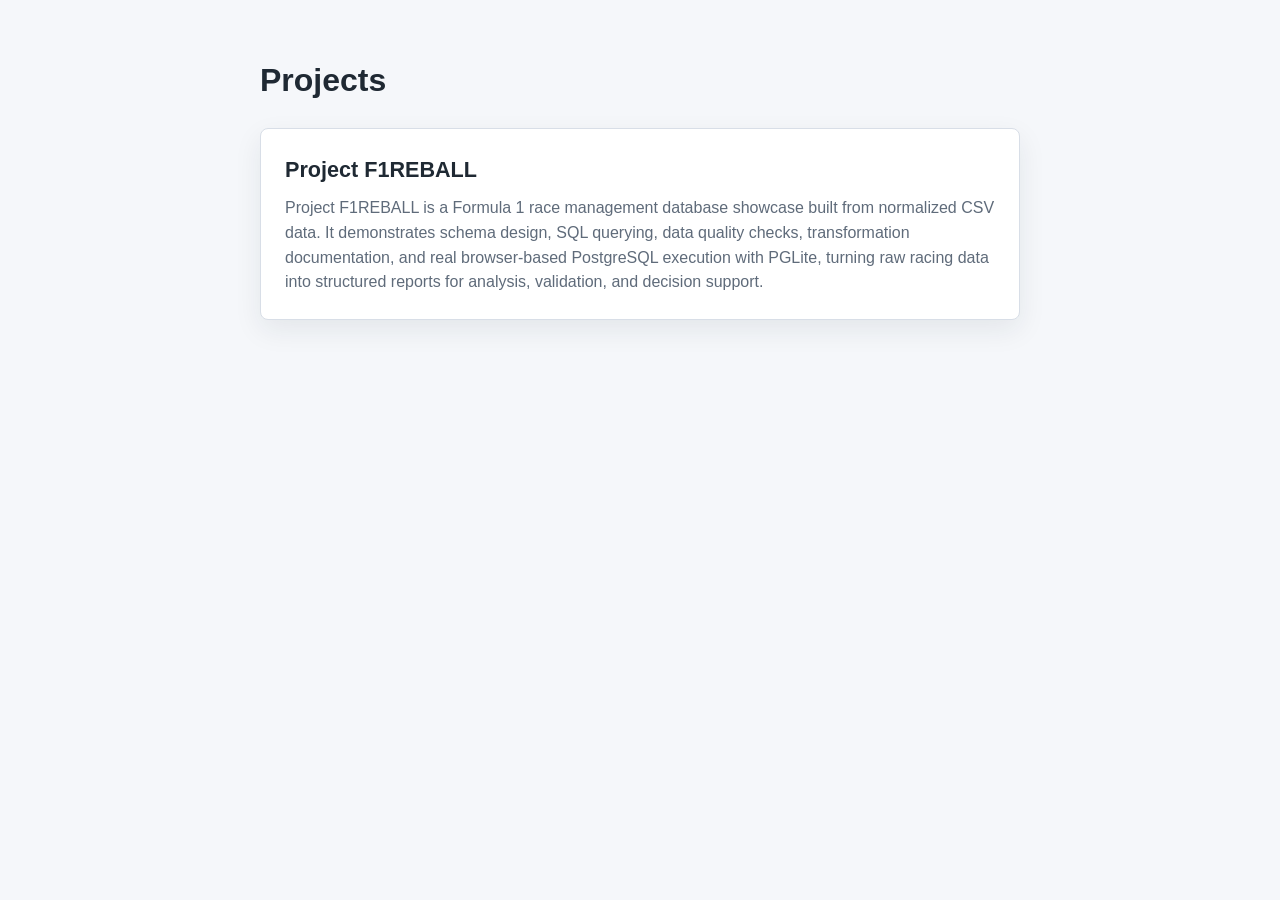
<file: index.html>
<!doctype html>
<html lang="en">
  <head>
    <meta charset="utf-8">
    <meta name="viewport" content="width=device-width, initial-scale=1">
    <title>Tejas Sarvasetty | Projects</title>
    <style>
      body {
        margin: 0;
        background: #f5f7fa;
        color: #1f2933;
        font-family: Arial, Helvetica, sans-serif;
        line-height: 1.55;
      }

      main {
        width: min(760px, calc(100% - 32px));
        margin: 0 auto;
        padding: 56px 0;
      }

      h1 {
        margin: 0 0 22px;
        font-size: 2rem;
      }

      .project-card {
        display: block;
        padding: 24px;
        border: 1px solid #d8dee7;
        border-radius: 8px;
        background: #fff;
        color: inherit;
        text-decoration: none;
        box-shadow: 0 10px 28px rgba(31, 41, 51, 0.08);
      }

      .project-card:hover {
        border-color: #1b5f8c;
      }

      .project-card h2 {
        margin: 0 0 10px;
        font-size: 1.35rem;
      }

      .project-card p {
        margin: 0;
        color: #5f6b7a;
      }
    </style>
  </head>
  <body>
    <main>
      <h1>Projects</h1>

      <a class="project-card" href="projects/f1reball/">
        <h2>Project F1REBALL</h2>
        <p>Project F1REBALL is a Formula 1 race management database showcase built from normalized CSV data. It demonstrates schema design, SQL querying, data quality checks, transformation documentation, and real browser-based PostgreSQL execution with PGLite, turning raw racing data into structured reports for analysis, validation, and decision support.</p>
      </a>
    </main>
  </body>
</html>
</file>
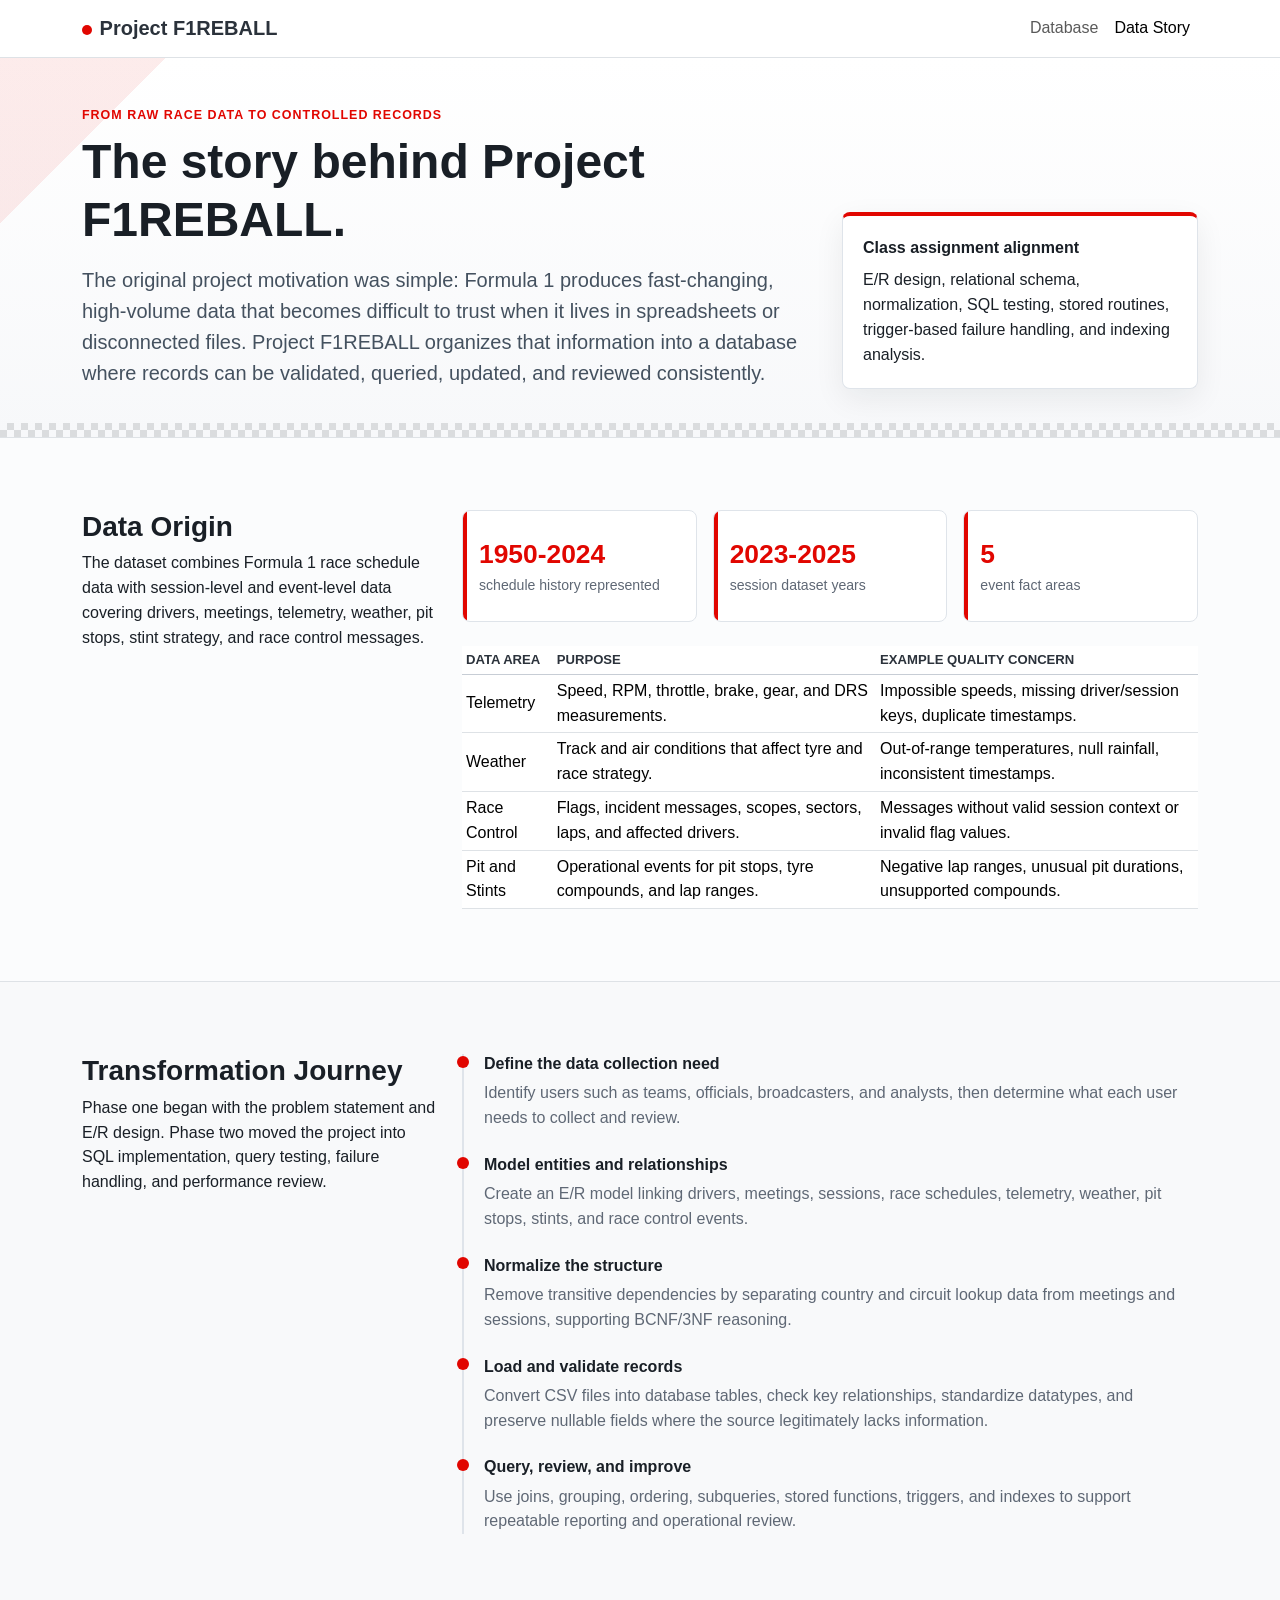
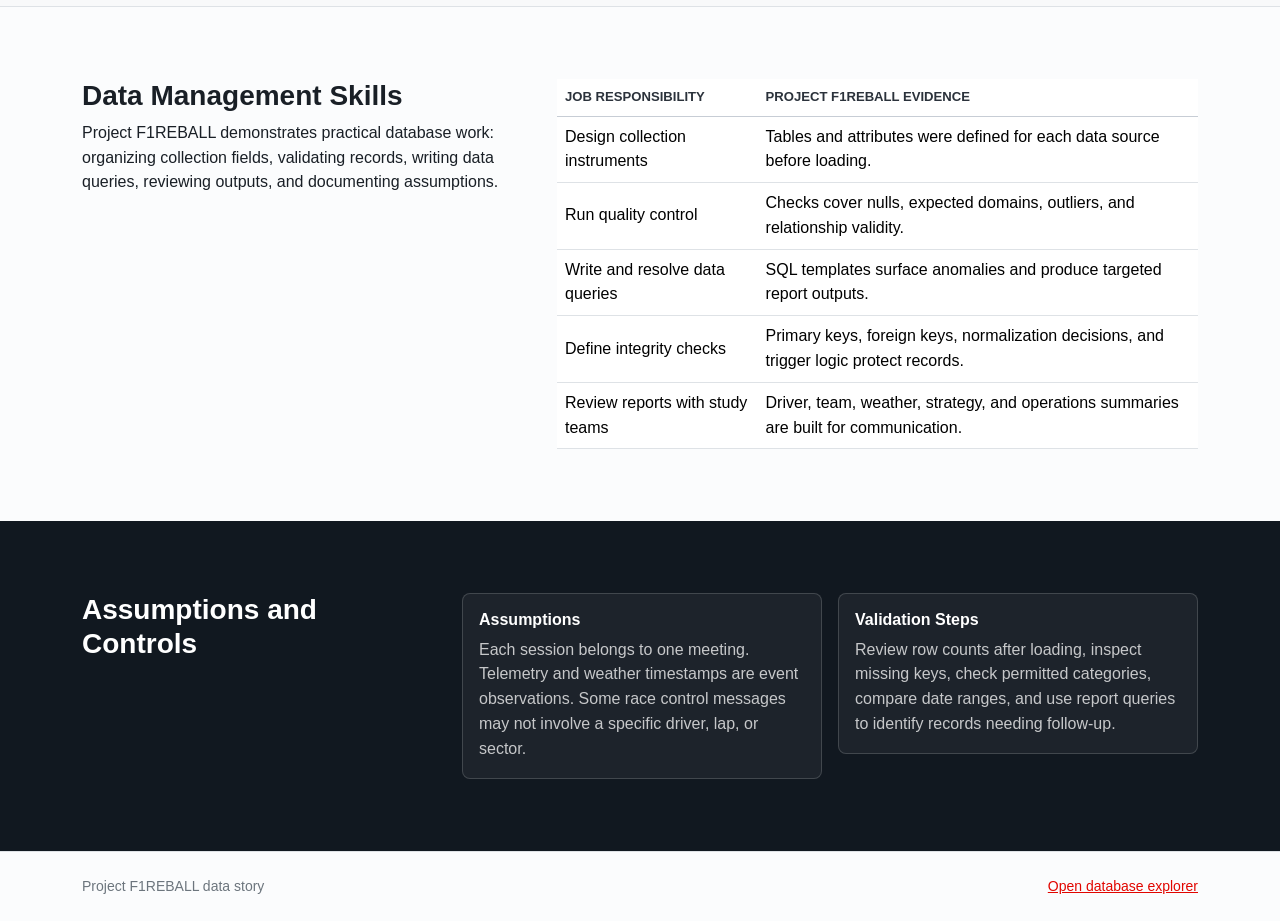
<file: projects/f1reball/data-story.html>
<!doctype html>
<html lang="en">
  <head>
    <meta charset="utf-8">
    <meta name="viewport" content="width=device-width, initial-scale=1">
    <title>Project F1REBALL | Data Story</title>
    <link href="https://cdn.jsdelivr.net/npm/bootstrap@5.3.3/dist/css/bootstrap.min.css" rel="stylesheet">
    <link rel="stylesheet" href="styles.css">
  </head>
  <body>
    <nav class="navbar navbar-expand-lg bg-white border-bottom sticky-top">
      <div class="container">
        <a class="navbar-brand fw-semibold" href="index.html">Project F1REBALL</a>
        <button class="navbar-toggler" type="button" data-bs-toggle="collapse" data-bs-target="#mainNav" aria-controls="mainNav" aria-expanded="false" aria-label="Toggle navigation">
          <span class="navbar-toggler-icon"></span>
        </button>
        <div class="collapse navbar-collapse" id="mainNav">
          <ul class="navbar-nav ms-auto">
            <li class="nav-item"><a class="nav-link" href="index.html">Database</a></li>
            <li class="nav-item"><a class="nav-link active" href="data-story.html">Data Story</a></li>
          </ul>
        </div>
      </div>
    </nav>

    <header class="page-header border-bottom">
      <div class="container py-5">
        <div class="row align-items-end g-4">
          <div class="col-lg-8">
            <p class="eyebrow mb-2">From raw race data to controlled records</p>
            <h1 class="display-5 fw-semibold mb-3">The story behind Project F1REBALL.</h1>
            <p class="lead mb-0">The original project motivation was simple: Formula 1 produces fast-changing, high-volume data that becomes difficult to trust when it lives in spreadsheets or disconnected files. Project F1REBALL organizes that information into a database where records can be validated, queried, updated, and reviewed consistently.</p>
          </div>
          <div class="col-lg-4">
            <div class="summary-panel">
              <p class="mb-2 fw-semibold">Class assignment alignment</p>
              <p class="mb-0">E/R design, relational schema, normalization, SQL testing, stored routines, trigger-based failure handling, and indexing analysis.</p>
            </div>
          </div>
        </div>
      </div>
    </header>

    <main>
      <section class="section">
        <div class="container">
          <div class="row g-4">
            <div class="col-lg-4">
              <h2 class="h3 fw-semibold">Data Origin</h2>
              <p>The dataset combines Formula 1 race schedule data with session-level and event-level data covering drivers, meetings, telemetry, weather, pit stops, stint strategy, and race control messages.</p>
            </div>
            <div class="col-lg-8">
              <div class="row g-3">
                <div class="col-md-4">
                  <div class="metric">
                    <span class="metric-value">1950-2024</span>
                    <span class="metric-label">schedule history represented</span>
                  </div>
                </div>
                <div class="col-md-4">
                  <div class="metric">
                    <span class="metric-value">2023-2025</span>
                    <span class="metric-label">session dataset years</span>
                  </div>
                </div>
                <div class="col-md-4">
                  <div class="metric">
                    <span class="metric-value">5</span>
                    <span class="metric-label">event fact areas</span>
                  </div>
                </div>
              </div>
              <div class="table-responsive mt-4">
                <table class="table table-sm align-middle">
                  <thead>
                    <tr>
                      <th>Data Area</th>
                      <th>Purpose</th>
                      <th>Example Quality Concern</th>
                    </tr>
                  </thead>
                  <tbody>
                    <tr>
                      <td>Telemetry</td>
                      <td>Speed, RPM, throttle, brake, gear, and DRS measurements.</td>
                      <td>Impossible speeds, missing driver/session keys, duplicate timestamps.</td>
                    </tr>
                    <tr>
                      <td>Weather</td>
                      <td>Track and air conditions that affect tyre and race strategy.</td>
                      <td>Out-of-range temperatures, null rainfall, inconsistent timestamps.</td>
                    </tr>
                    <tr>
                      <td>Race Control</td>
                      <td>Flags, incident messages, scopes, sectors, laps, and affected drivers.</td>
                      <td>Messages without valid session context or invalid flag values.</td>
                    </tr>
                    <tr>
                      <td>Pit and Stints</td>
                      <td>Operational events for pit stops, tyre compounds, and lap ranges.</td>
                      <td>Negative lap ranges, unusual pit durations, unsupported compounds.</td>
                    </tr>
                  </tbody>
                </table>
              </div>
            </div>
          </div>
        </div>
      </section>

      <section class="section bg-light border-top border-bottom">
        <div class="container">
          <div class="row g-4">
            <div class="col-lg-4">
              <h2 class="h3 fw-semibold">Transformation Journey</h2>
              <p>Phase one began with the problem statement and E/R design. Phase two moved the project into SQL implementation, query testing, failure handling, and performance review.</p>
            </div>
            <div class="col-lg-8">
              <ol class="timeline">
                <li>
                  <h3 class="h6 fw-semibold">Define the data collection need</h3>
                  <p>Identify users such as teams, officials, broadcasters, and analysts, then determine what each user needs to collect and review.</p>
                </li>
                <li>
                  <h3 class="h6 fw-semibold">Model entities and relationships</h3>
                  <p>Create an E/R model linking drivers, meetings, sessions, race schedules, telemetry, weather, pit stops, stints, and race control events.</p>
                </li>
                <li>
                  <h3 class="h6 fw-semibold">Normalize the structure</h3>
                  <p>Remove transitive dependencies by separating country and circuit lookup data from meetings and sessions, supporting BCNF/3NF reasoning.</p>
                </li>
                <li>
                  <h3 class="h6 fw-semibold">Load and validate records</h3>
                  <p>Convert CSV files into database tables, check key relationships, standardize datatypes, and preserve nullable fields where the source legitimately lacks information.</p>
                </li>
                <li>
                  <h3 class="h6 fw-semibold">Query, review, and improve</h3>
                  <p>Use joins, grouping, ordering, subqueries, stored functions, triggers, and indexes to support repeatable reporting and operational review.</p>
                </li>
              </ol>
            </div>
          </div>
        </div>
      </section>

      <section class="section">
        <div class="container">
          <div class="row g-4">
            <div class="col-lg-5">
              <h2 class="h3 fw-semibold">Data Management Skills</h2>
              <p>Project F1REBALL demonstrates practical database work: organizing collection fields, validating records, writing data queries, reviewing outputs, and documenting assumptions.</p>
            </div>
            <div class="col-lg-7">
              <div class="table-responsive">
                <table class="table align-middle">
                  <thead>
                    <tr>
                      <th>Job Responsibility</th>
                      <th>Project F1REBALL Evidence</th>
                    </tr>
                  </thead>
                  <tbody>
                    <tr>
                      <td>Design collection instruments</td>
                      <td>Tables and attributes were defined for each data source before loading.</td>
                    </tr>
                    <tr>
                      <td>Run quality control</td>
                      <td>Checks cover nulls, expected domains, outliers, and relationship validity.</td>
                    </tr>
                    <tr>
                      <td>Write and resolve data queries</td>
                      <td>SQL templates surface anomalies and produce targeted report outputs.</td>
                    </tr>
                    <tr>
                      <td>Define integrity checks</td>
                      <td>Primary keys, foreign keys, normalization decisions, and trigger logic protect records.</td>
                    </tr>
                    <tr>
                      <td>Review reports with study teams</td>
                      <td>Driver, team, weather, strategy, and operations summaries are built for communication.</td>
                    </tr>
                  </tbody>
                </table>
              </div>
            </div>
          </div>
        </div>
      </section>

      <section class="section bg-dark text-white">
        <div class="container">
          <div class="row g-4">
            <div class="col-lg-4">
              <h2 class="h3 fw-semibold">Assumptions and Controls</h2>
            </div>
            <div class="col-lg-8">
              <div class="row g-3">
                <div class="col-md-6">
                  <div class="dark-card">
                    <h3 class="h6 fw-semibold">Assumptions</h3>
                    <p>Each session belongs to one meeting. Telemetry and weather timestamps are event observations. Some race control messages may not involve a specific driver, lap, or sector.</p>
                  </div>
                </div>
                <div class="col-md-6">
                  <div class="dark-card">
                    <h3 class="h6 fw-semibold">Validation Steps</h3>
                    <p>Review row counts after loading, inspect missing keys, check permitted categories, compare date ranges, and use report queries to identify records needing follow-up.</p>
                  </div>
                </div>
              </div>
            </div>
          </div>
        </div>
      </section>
    </main>

    <footer class="border-top py-4">
      <div class="container d-flex flex-column flex-md-row justify-content-between gap-2 small text-secondary">
        <span>Project F1REBALL data story</span>
        <a href="index.html">Open database explorer</a>
      </div>
    </footer>

    <script src="https://cdn.jsdelivr.net/npm/bootstrap@5.3.3/dist/js/bootstrap.bundle.min.js"></script>
  </body>
</html>
</file>
<file: projects/f1reball/styles.css>
:root {
  --ink: #191f26;
  --muted: #5f6875;
  --line: #dfe4ea;
  --panel: #ffffff;
  --soft: #f7f8fa;
  --accent: #e10600;
  --accent-dark: #a90400;
  --good: #1b7f5a;
  --dark: #111820;
  --track: #2b323b;
}

body {
  color: var(--ink);
  background: #fbfcfd;
  font-family: Arial, Helvetica, sans-serif;
  line-height: 1.55;
}

a {
  color: var(--accent);
}

a:hover {
  color: var(--accent-dark);
}

.navbar-brand {
  color: var(--track);
  letter-spacing: 0;
}

.navbar-brand::before {
  content: "";
  display: inline-block;
  width: 0.65rem;
  height: 0.65rem;
  margin-right: 0.45rem;
  border-radius: 50%;
  background: var(--accent);
}

.page-header {
  position: relative;
  overflow: hidden;
  background:
    linear-gradient(135deg, rgba(225, 6, 0, 0.08) 0 10%, transparent 10% 100%),
    linear-gradient(180deg, #ffffff 0%, #f7f8fa 100%);
}

.page-header::after {
  content: "";
  position: absolute;
  inset: auto 0 0 0;
  height: 14px;
  background-image:
    linear-gradient(45deg, #111820 25%, transparent 25%),
    linear-gradient(-45deg, #111820 25%, transparent 25%),
    linear-gradient(45deg, transparent 75%, #111820 75%),
    linear-gradient(-45deg, transparent 75%, #111820 75%);
  background-position: 0 0, 0 7px, 7px -7px, -7px 0;
  background-size: 14px 14px;
  opacity: 0.12;
}

.eyebrow {
  color: var(--accent);
  font-size: 0.78rem;
  font-weight: 700;
  letter-spacing: 0.08em;
  text-transform: uppercase;
}

.lead {
  color: #44515f;
}

.section {
  padding: 4.5rem 0;
}

.summary-panel,
.control-panel,
.results-panel,
.metric,
.qc-item,
.diagram-frame {
  border: 1px solid var(--line);
  border-radius: 8px;
  background: var(--panel);
}

.summary-panel {
  padding: 1.25rem;
  border-top: 4px solid var(--accent);
  box-shadow: 0 10px 30px rgba(17, 24, 32, 0.07);
}

.metric {
  position: relative;
  overflow: hidden;
  min-height: 112px;
  padding: 1rem;
  display: flex;
  flex-direction: column;
  justify-content: center;
}

.metric::before,
.control-panel::before,
.results-panel::before,
.qc-item::before {
  content: "";
  position: absolute;
  inset: 0 auto 0 0;
  width: 4px;
  background: var(--accent);
}

.metric-value {
  display: block;
  color: var(--accent);
  font-size: 1.65rem;
  font-weight: 700;
}

.metric-label {
  display: block;
  color: var(--muted);
  font-size: 0.88rem;
}

.schema-list {
  display: flex;
  flex-wrap: wrap;
  gap: 0.5rem;
  margin-top: 1.25rem;
}

.schema-list span,
.status-pill,
.row-count {
  border: 1px solid var(--line);
  border-radius: 999px;
  background: #fff;
  color: #344252;
  font-size: 0.82rem;
  padding: 0.35rem 0.65rem;
}

.status-pill.loading {
  color: #7a2800;
  background: #fff2ed;
  border-color: #f2c5b5;
}

.diagram-frame {
  overflow: hidden;
}

.diagram-frame img {
  width: 100%;
  background: #fff;
}

.diagram-frame figcaption {
  border-top: 1px solid var(--line);
  color: var(--muted);
  font-size: 0.86rem;
  padding: 0.75rem 1rem;
}

.control-panel,
.results-panel,
.qc-item {
  position: relative;
  overflow: hidden;
  padding: 1rem;
}

.sql-editor {
  min-height: 310px;
  font-family: Consolas, Monaco, monospace;
  font-size: 0.9rem;
  line-height: 1.45;
}

.btn-primary {
  background: var(--accent);
  border-color: var(--accent);
}

.btn-primary:hover,
.btn-primary:focus {
  background: var(--accent-dark);
  border-color: var(--accent-dark);
}

.btn-outline-primary {
  color: var(--accent);
  border-color: var(--accent);
}

.btn-outline-primary:hover,
.btn-outline-primary:focus {
  background: var(--accent);
  border-color: var(--accent);
}

.hero-actions .btn {
  border-radius: 6px;
  font-weight: 700;
  padding: 0.78rem 1.1rem;
  box-shadow: 0 10px 22px rgba(225, 6, 0, 0.18);
  transition: transform 160ms ease, box-shadow 160ms ease, background-color 160ms ease;
}

.hero-actions .btn-primary {
  background: var(--accent);
  border-color: var(--accent);
}

.hero-actions .btn-outline-primary {
  background: #fff;
  border-width: 2px;
}

.hero-actions .btn:hover,
.hero-actions .btn:focus {
  transform: translateY(-2px);
  box-shadow: 0 14px 28px rgba(225, 6, 0, 0.24);
}

.table {
  margin-bottom: 0;
}

.table th {
  color: var(--track);
  font-size: 0.82rem;
  text-transform: uppercase;
  border-bottom-color: #c7cdd5;
}

.timeline {
  list-style: none;
  margin: 0;
  padding: 0;
}

.timeline li {
  position: relative;
  border-left: 2px solid var(--line);
  padding: 0 0 1.5rem 1.25rem;
}

.timeline li::before {
  content: "";
  position: absolute;
  left: -0.43rem;
  top: 0.1rem;
  width: 0.75rem;
  height: 0.75rem;
  border-radius: 50%;
  background: var(--accent);
}

.timeline li:last-child {
  padding-bottom: 0;
}

.timeline p,
.qc-item p,
.dark-card p {
  color: var(--muted);
  margin-bottom: 0;
}

.dark-card {
  min-height: 150px;
  border: 1px solid rgba(255, 255, 255, 0.16);
  border-radius: 8px;
  padding: 1rem;
  background: rgba(255, 255, 255, 0.05);
}

.dark-card p {
  color: rgba(255, 255, 255, 0.75);
}

.bg-dark {
  background: var(--dark) !important;
}

code {
  color: #8a3d15;
}

.error-box {
  color: #842029;
  background: #f8d7da;
  border: 1px solid #f1aeb5;
  border-radius: 8px;
  padding: 1rem;
  white-space: pre-wrap;
}

@media (max-width: 767.98px) {
  .section {
    padding: 3rem 0;
  }

  .display-5 {
    font-size: 2rem;
  }

  .sql-editor {
    min-height: 260px;
  }
}
</file>
